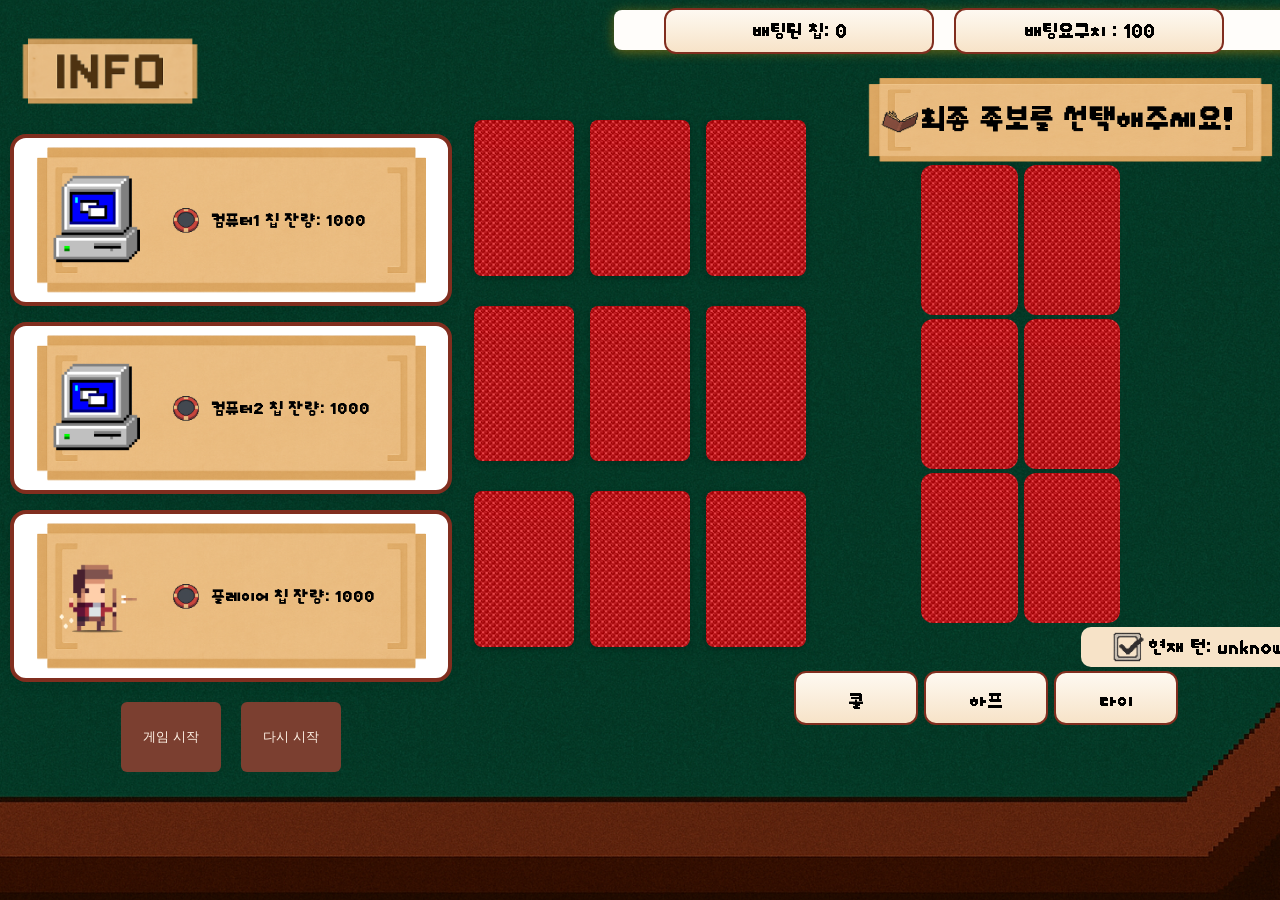
<file: gamePage.html>
<!DOCTYPE html>
<html lang="ko">
<head>
    <meta charset="UTF-8">
    <meta name="viewport" content="width=device-width, initial-scale=1.0">
    <title>임시</title>
    <script src="./js/gameSystem.js"></script>
    <link rel="stylesheet" href="./css/game_style.css" />
    <link rel="stylesheet" href="./css/custom-font.css" />
</head>
<body>
    <!-- UI -->
    <div class="top-box">
        <ul class="top-div-ui">
        <li class="chip-box-ui" id="bettingChip">배팅된 칩: 0 </li>
        <li></li>
        <li class="chip-box-ui" id="nowChip">배팅요구치 : 100</li>
        </ul>
    </div>
    <div class="info" onclick="location.href='index.html'">
    </div>
    <div class="left-block">
        <!-- 플레이어 , 컴퓨터 2가지의 칩 잔량 및 사진. -->
            <br>
            <div class="profile-box">
                <div class="player-info"><img id="player-ico" src="image/컴퓨터.png" alt="응애요"><div class="player-text"></div>
                <div class="chip-line" id="computer1_Chip"><img id="chip-img" src="image/칩.png" alt="응애요">컴퓨터1 칩 잔량: 1000</div></div>
            </div>
            <br>
            <div class="profile-box">
                <div class="player-info"><img id="player-ico" src="image/컴퓨터.png" alt="응애요"><div class="player-text"></div>
                <div class="chip-line" id="computer2_Chip"><img id="chip-img" src="image/칩.png" alt="응애요">컴퓨터2 칩 잔량: 1000</div></div>
            </div>
            <br>
            <div class="profile-box">
                <div class="player-info"><img id="player-ico" src="image/플레이어.png" alt="응애요"><div class="player-text"></div>
                <div class="chip-line" id="playerChip"><img id="chip-img" src="image/칩.png" alt="응애요">플레이어 칩 잔량: 1000</div></div>
            </div>
            <!-- 버튼 -->
            <div class="game-btn-option">
                <button class="game-btn" onclick="startRound() ">게임 시작
                </button>
                <button class="game-btn">다시 시작
                </button>
            </div>
    </div>
    <div class="card-zone">
        <!-- 컴퓨터1 카드 -->
        <div class="card-row" id="computer1-row">
            <img class="card" id="computer1_Card1" src="multiMedia/0_0뒷면.jpg">
            <img class="card" id="computer1_Card2" src="multiMedia/0_0뒷면.jpg">
            <img class="card" id="computer1_Card3" src="multiMedia/0_0뒷면.jpg">
        </div>

        <!-- 컴퓨터2 카드 -->
        <div class="card-row" id="computer2-row">
            <img class="card" id="computer2_Card1" src="multiMedia/0_0뒷면.jpg">
            <img class="card" id="computer2_Card2" src="multiMedia/0_0뒷면.jpg">
            <img class="card" id="computer2_Card3" src="multiMedia/0_0뒷면.jpg">
        </div>

        <!-- 플레이어 카드 -->
        <div class="card-row" id="player-row">
            <img class="card" id="playerCard1" onclick="selectCard1()" src="multiMedia/0_0뒷면.jpg">
            <img class="card" id="playerCard2" onclick="selectCard2()" src="multiMedia/0_0뒷면.jpg">
            <img class="card" id="playerCard3" onclick="selectCard3()" src="multiMedia/0_0뒷면.jpg">
        </div>
    </div>
    <!-- 족보 라인업 -->
    <div class="right-block">
            <div class="jokbo" style="font-size: 25px;"><img id="chip-img" src="image/책.png" alt="응애요">최종 족보를 선택해주세요!&nbsp;&nbsp;&nbsp;&nbsp;</div>
            <div class="choiceBlock">
            <div class="choice" id="choice1" data-value="1">
                <img id="CardComb_1_1" src="multiMedia/0_0뒷면.jpg">
                <img id="CardComb_1_2" src="multiMedia/0_0뒷면.jpg">
            </div>
            <div class="choice" id="choice2" data-value="2">
                <img id="CardComb_2_1" src="multiMedia/0_0뒷면.jpg">
                <img id="CardComb_2_2" src="multiMedia/0_0뒷면.jpg">
            </div>
            <div class="choice" id="choice3" data-value="3">
                <img id="CardComb_3_1" src="multiMedia/0_0뒷면.jpg">
                <img id="CardComb_3_2" src="multiMedia/0_0뒷면.jpg">
            </div>
        </div>
        </div>
    </div>
    <div class="right-block-btn" id="call" onclick="callBetting(player)">
            콜
    </div>
    <div class="right-block-btn" id="half" onclick="halfBetting(player)">
            하프
    </div>
    <div class="right-block-btn" id="die" onclick="dieBetting(player)">
            다이
    </div>
    <div class="right-block-trn" id="currentTurn">
        <img id="chip-img" src="image/현재 턴.png" alt="응애요">현재 턴: unknown
    </div>
</body>
</html>
</file>
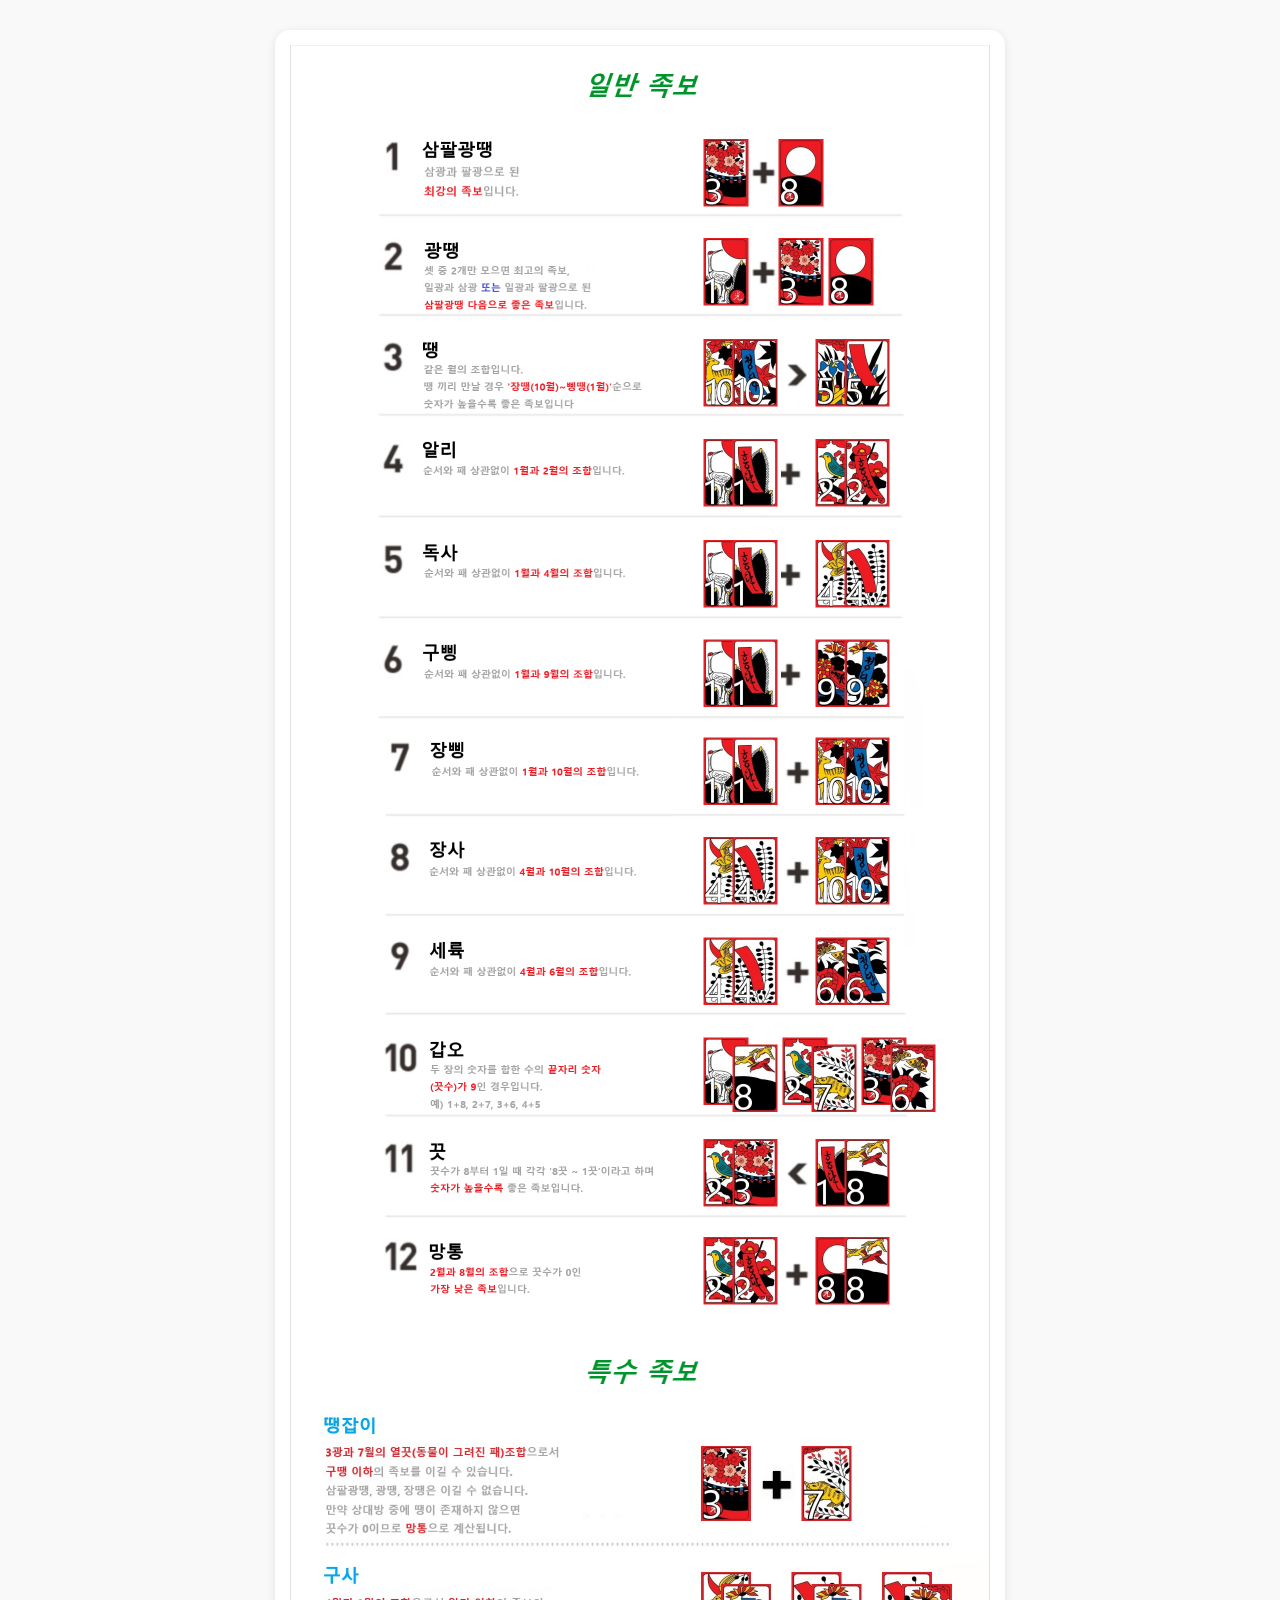
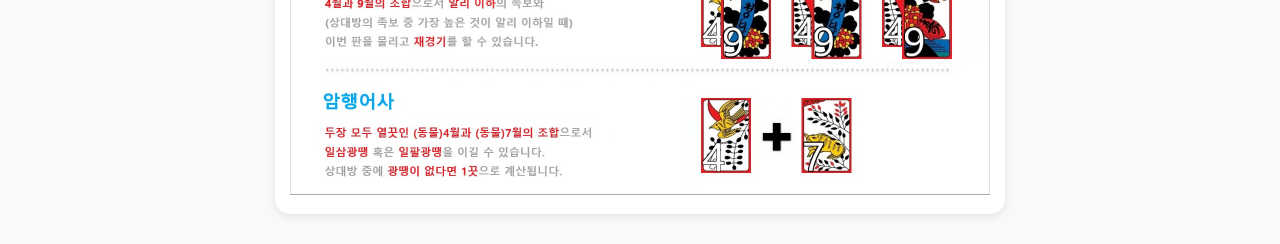
<file: mini_Rule_Page.html>
<!DOCTYPE html>
<html lang="en">
<head>
    <meta charset="UTF-8">
    <meta name="viewport" content="width=device-width, initial-scale=1.0">
    <style>
    body {
        margin: 0;
        padding: 0;
        text-align: center;
        background-color: #f9f9f9;
    }
    .responsive_img {
        max-width: 100%;
        height: auto;
        margin: 0 auto;
    }
    .container {
        max-width: 700px;
        margin: 30px auto;
        background: #fff;
        box-shadow: 0 2px 8px rgba(0,0,0,0.1);
        padding: 15px;
        border-radius: 15px;
    }
    </style>
    <title>미니 룰</title>
</head>
<body>
    <div class="container">
    <img 
        src="./image/일자 족보.png" 
        alt="일반 족보 및 특수 족보"
        class="responsive_img">
    </div>
</body>
</html>
</file>
<file: css/game_style.css>
/*

gap -> 간격
width, height -> 가로, 세로
font- -> font관련 설정라인업
backgrond -> 바깥배경 설정.
position -> 웹 페이지 배치 요소 설정.
display -> 레이아웃 배치 설정

*/


html, body {
    height: 100%;
    margin: 0;
    padding: 0;
}

body {
    font-family: pixelroborobo;
    background-color: white;
    background-image: url("../image/background.png");
    background-size: cover;
    background-position: center;
    background-repeat: no-repeat;
    height: 100vh;
    width: 100vw;
}

/* 글자 정렬. */
.top-div-ui{
  position: relative;
  display: flex;
  gap: 10px;
  font-size: 18px;
  text-align: center;
  list-style-type: none; /* O모양 제거. */
  top: -20px;
  
}

.top-box {
  position: relative;
  left: 48%;                
  top: 10px;
  background-color: #fffdfa;
  border-radius: 8px;
  padding: 5px 10px;
  width: 700px;
  height: 30px;
  box-shadow: 0 2px 12px rgba(215, 145, 4, 0.5);
}

.top-box-ui{
  display: inline-block;
  position: relative;
  width: 70px;
  top: 1px;
  background-color: rgb(196, 193, 193);
  border-radius: 15px;
}

/* 이미지. */
#chip-img{
  height: 40px;
  width: 40px;
  vertical-align: middle; /* 글자와 위치 어그러짐 방지. */
}

.info {
  position: relative;
  left: auto;                
  top: -85px;                 
  text-align: left;
  padding: 10px;         
  display: block;
  background-image: url("../image/INFO.png");
  background-position: center;
  background-repeat: no-repeat;
  background-size: cover;  /* 이미지를 영역 안에 맞게 */
  width: 200px;
  height: 220px;
}

.left-block {
  position: fixed;
  left: auto;                
  top: 12%;                 
  text-align: left;
  padding: 10px;         
  display: block;
  height: 220px;
}

.right-block {
  position: fixed;
  right: 0;               
  top: 75px;                           
  text-align: right;
  padding: 10px;    
  display: block;
  width: 400px; 
  height: 70px;
  background-image: url("../image/info-player.png");
  background-position: center;
  background-size: 450px 250px; 
  background-repeat: no-repeat;
}


.right-block-btn{
  background-color: rgba(0, 0, 0, 0.3);
  position: relative;
  padding-top: 20px;
  top: 24px;
  display: inline-block;
  text-align: center;
  left: 62%;
  width: 120px;
  height: 30px;
  border-radius: 16px;
  background: linear-gradient(to bottom, #fef9f1, #f7e3c8); /* 색이 순서대로 바뀜 */
  border: 2px solid #812e1f; /* 붉은 브라운 */
  border-radius: 12px; /* 둥글둥글 */
}

.right-block-btn:hover{
  transform: translateY(-6px);
  cursor: pointer; /* 손가락 모양을 포인터로 변경 */
}

.right-block-trn{
  position: relative;
  display: inline-block;
  text-align: center;
  width: 240px;
  left: 54%;
  top: -30px;
  background-color: #f7e3c8;
  border-radius: 10px;
}

.center-block {
  position: relative;
  display: inline;
  vertical-align: top; /* 아래쪽 공간 생김김 제거 */
  text-align: center;
  left: 33%;
  top: -200px;
  border-radius: 16px;
}

.center-block-card {
  margin: 10px;
}

.card-zone {
  display: flex;
  flex-direction: column;
  align-items: center;
  justify-content: center;
  gap: 30px; /* 각 카드 줄 간 간격 */
  margin-top: -160px;
}

.card-row {
  display: flex;
  justify-content: center;
  gap: 16px; /* 카드 사이 간격 */
}

.card {
  width: 100px;
  height: auto;
  border-radius: 8px;
  box-shadow: 0 2px 6px rgba(0,0,0,0.2);
  cursor: pointer;
}

.card:hover {
  transform: translateY(-6px);
}

#player-ico{
  height: 100px;
  width: 100px;
  vertical-align: middle; /* 글자와 위치 어그러짐 방지. */
}

.player-info {
  display: flex;
  align-items: center;
  gap: 10px;
}

.player-text {
  display: flex;
  flex-direction: column;
  font-size: 16px;
}

.chip-line {
  display: flex;
  align-items: center;
  gap: 5px;
  font-size: 14px;
}

.chip-icon {
  width: 20px;
  height: 20px;
}

.profile-box{
  display: flex;
  background-color: white;
  border-radius: 16px;
  border: 4px solid #812e1f;
  box-shadow: 0 4px 12px rgba(0, 0, 0, 0.08);
  padding: 32px;
  gap: 30px;
  align-items: center;
  background-image: url("../image/info-player.png");
  width: 370px;
  height: 100px;
  background-position: center;
  background-repeat: no-repeat;
  background-size: cover; /* 백그라운드 사이즈 설정 */

}

.chip-box-ui {
  display: flex;
  position: relative;
  width: 250px;
  height: 40px;
  padding: 1px 8px;
  font-size: 16px;
  text-align: center; /* 정렬 */
  align-items: center; /* 세로 중앙 정렬 */
  justify-content: center; /* 가로 중앙 정렬 */
  top: -5px; /* 높이 */
  background: linear-gradient(to bottom, #fef9f1, #f7e3c8); /* 색이 순서대로 바뀜 */
  border: 2px solid #812e1f; /* 붉은 브라운 */
  border-radius: 12px; /* 둥글둥글 */
}

/* 마우스를 가져다 대었을 때 효과. */
.profile-box:hover{
  background-color: rgb(139, 138, 138);
}

.jokbo {
  position: relative;
  top: 15px;
}

.game-btn-option {
  display: flex;
  flex-direction: row;
  justify-content: center;
  align-items: center;
  gap: 20px; /* 버튼 사이 간격 */
  margin-top: 20px;
}

.game-btn {
  position: relative;
  width: 100px;    /* 원하는 가로 크기 */
  height: 70px;    /* 원하는 세로 크기 */
  background-color: #7b3f30;
  color: #fff3e6;
  border: none;
  border-radius: 6px;
  cursor: pointer; /* 손가락 모양을 포인터로 변경 */
}

.game-btn:hover {
  background-color: #a85642;
}

#call:hover{
  background: #14D3FF;
}

#half:hover{
  background: #F4D980;
}

#die:hover{
  background: #F05650;
}

/* 밑에 카드들 정렬한다고 임시로 작성합니다. */

.choiceBlock {
  background-size: cover;
  display: inline-block;
  position: relative;
  top: 40px;
  left: -50px;
  flex-direction: row;
  margin-right: 100px;
}

.choiceBlock img{
  height: 150px;
  border-radius: 12px;
}

.choiceBlock img:hover {
  transform: translateY(-6px);
}
</file>
<file: css/custom-font.css>
@font-face {
    font-family: 'Daydream';
    src: url('../font/Daydream.ttf') format('truetype');
}

@font-face {
    font-family: 'DOSMyungjo';
    src: url('../font/DOSMyungjo.ttf') format('truetype');
}

@font-face {
    font-family: 'pixelroborobo';
    src: url('../font/pixelroborobo.otf') format('truetype');
}

/* 룰 페이지 제목 폰트 */
@font-face {
    font-family: 'DungGeunMo';
    src: url('../font/DungGeunMo.ttf') format('truetype');
}
</file>
